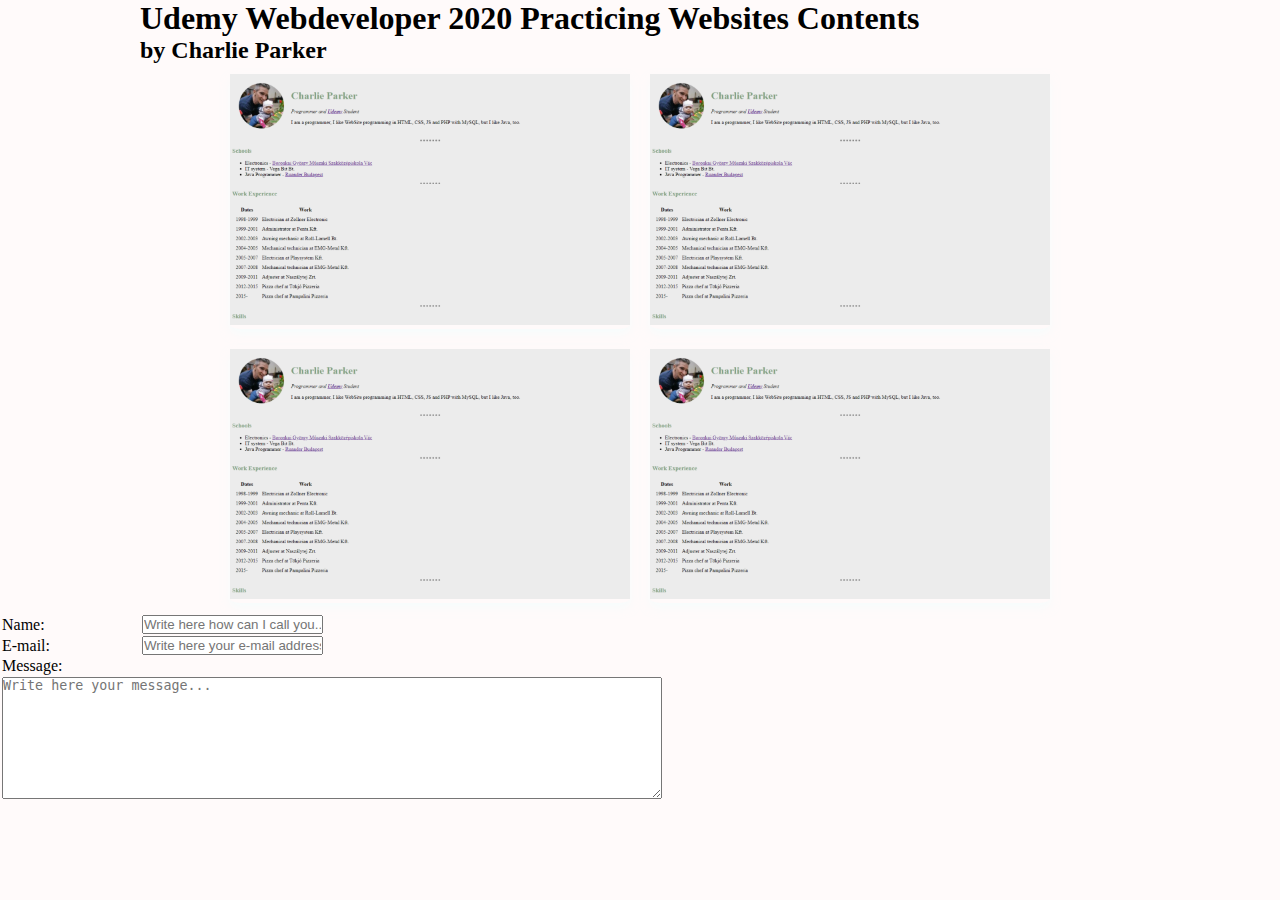
<file: index.html>
<!DOCTYPE html>
<html lang="en">

<head>
  <meta charset="UTF-8">
  <meta name="viewport" content="width=device-width, initial-scale=1.0">
  <meta http-equiv="X-UA-Compatible" content="ie=edge">
  <title>Charlie Parker - Udemy Practicing Websites</title>
  <link rel="stylesheet" href="main.css">
  <link rel="icon" href="favicon.ico">
</head>

<body>
  <div class="wrapper">
    <header>
      <h1>Udemy Webdeveloper 2020 Practicing Websites Contents</h1>
      <h2>by Charlie Parker</h2>
    </header>
    <main>
      <div class="flex-item">
        <a href="Websites/HTML - Personal Site/index.html"><img src="images\HTMLPersonalSiteCV.png" alt="HTMLPersonalSiteCV-image"></a>
      </div>
      <div class="flex-item">
        <a href="Websites/HTML - Personal Site/index.html"><img src="images\HTMLPersonalSiteCV.png" alt="HTMLPersonalSiteCV-image"></a>
      </div>
      <div class="flex-item">
        <a href="Websites/HTML - Personal Site/index.html"><img src="images\HTMLPersonalSiteCV.png" alt="HTMLPersonalSiteCV-image"></a>
      </div>
      <div class="flex-item">
        <a href="Websites/HTML - Personal Site/index.html"><img src="images\HTMLPersonalSiteCV.png" alt="HTMLPersonalSiteCV-image"></a>
      </div>

    </main>
  </div>
  <footer>
    <form class="contact-me-form" action="mailto:ligeti.karoly78@gmail.com" method="post">
      <table>
        <tr>
          <td><label for="name">Name:</label></td>
          <td><input type="text" name="name" value="" id="name" placeholder="Write here how can I call you..."></td>
        </tr>
        <tr>
          <td><label for="email">E-mail:</label></td>
          <td><input type="email" name="email" value="" id="email" placeholder="Write here your e-mail address..."></td>
        </tr>
        <tr>
          <td colspan="2"><label for="message">Message:</label></td>
        </tr>
        <tr>
          <td colspan="2">
            <textarea name="message" rows="8" cols="80" placeholder="Write here your message..."></textarea>
          </td>
        </tr>
      </table>
    </form>
  </footer>
</body>

</html>
</file>
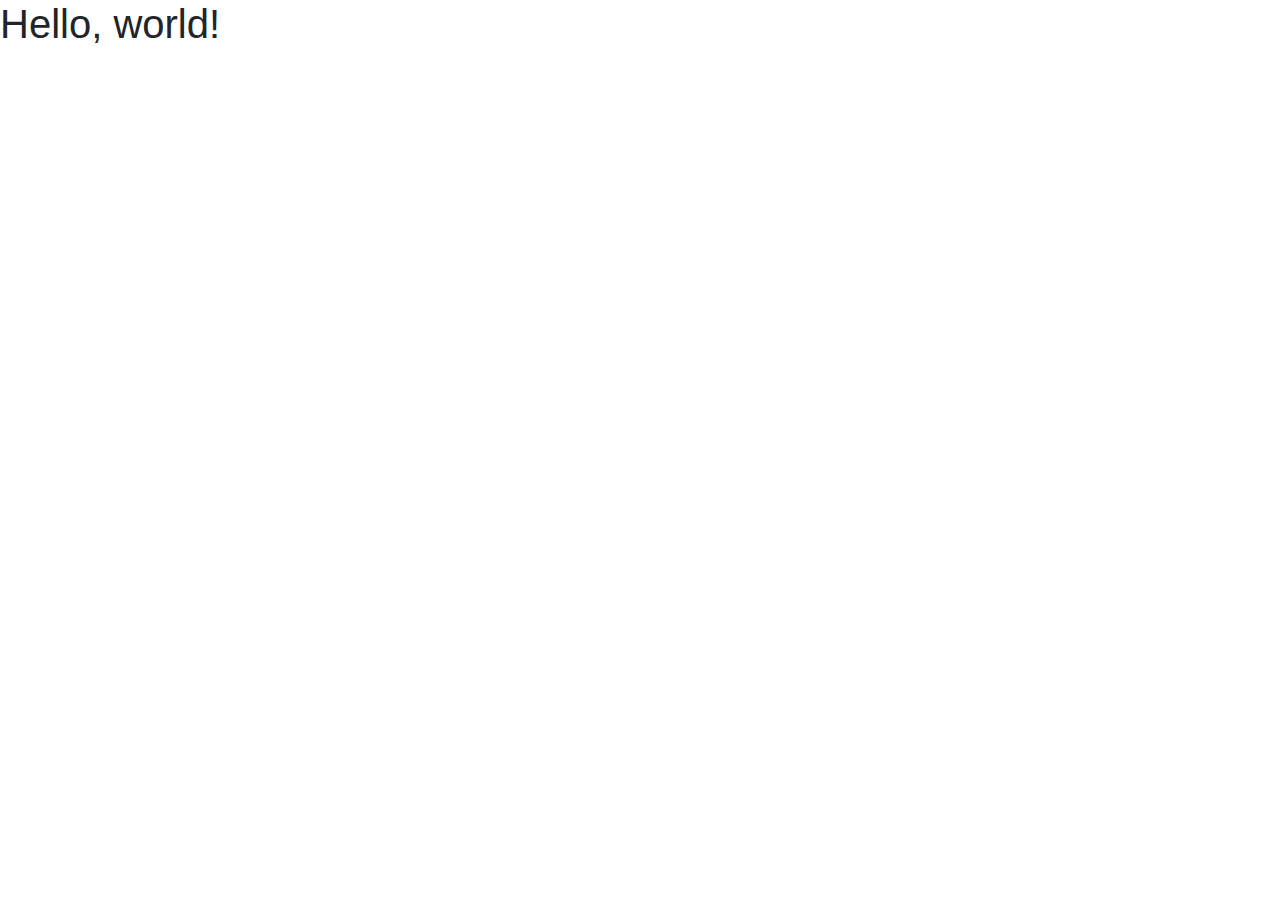
<file: Bootstrap-installation/index.html>
<!doctype html>
<html lang="en">
  <head>
    <!-- Required meta tags -->
    <meta charset="utf-8">
    <meta name="viewport" content="width=device-width, initial-scale=1, shrink-to-fit=no">

    <!-- Bootstrap CSS -->
    <link rel="stylesheet" href="https://stackpath.bootstrapcdn.com/bootstrap/4.4.1/css/bootstrap.min.css" integrity="sha384-Vkoo8x4CGsO3+Hhxv8T/Q5PaXtkKtu6ug5TOeNV6gBiFeWPGFN9MuhOf23Q9Ifjh" crossorigin="anonymous">

    <title>Hello, world!</title>
  </head>
  <body>
    <h1>Hello, world!</h1>

    <!-- Optional JavaScript -->
    <!-- jQuery first, then Popper.js, then Bootstrap JS -->
    <script src="https://code.jquery.com/jquery-3.4.1.slim.min.js" integrity="sha384-J6qa4849blE2+poT4WnyKhv5vZF5SrPo0iEjwBvKU7imGFAV0wwj1yYfoRSJoZ+n" crossorigin="anonymous"></script>
    <script src="https://cdn.jsdelivr.net/npm/popper.js@1.16.0/dist/umd/popper.min.js" integrity="sha384-Q6E9RHvbIyZFJoft+2mJbHaEWldlvI9IOYy5n3zV9zzTtmI3UksdQRVvoxMfooAo" crossorigin="anonymous"></script>
    <script src="https://stackpath.bootstrapcdn.com/bootstrap/4.4.1/js/bootstrap.min.js" integrity="sha384-wfSDF2E50Y2D1uUdj0O3uMBJnjuUD4Ih7YwaYd1iqfktj0Uod8GCExl3Og8ifwB6" crossorigin="anonymous"></script>
  </body>
</html>
</file>
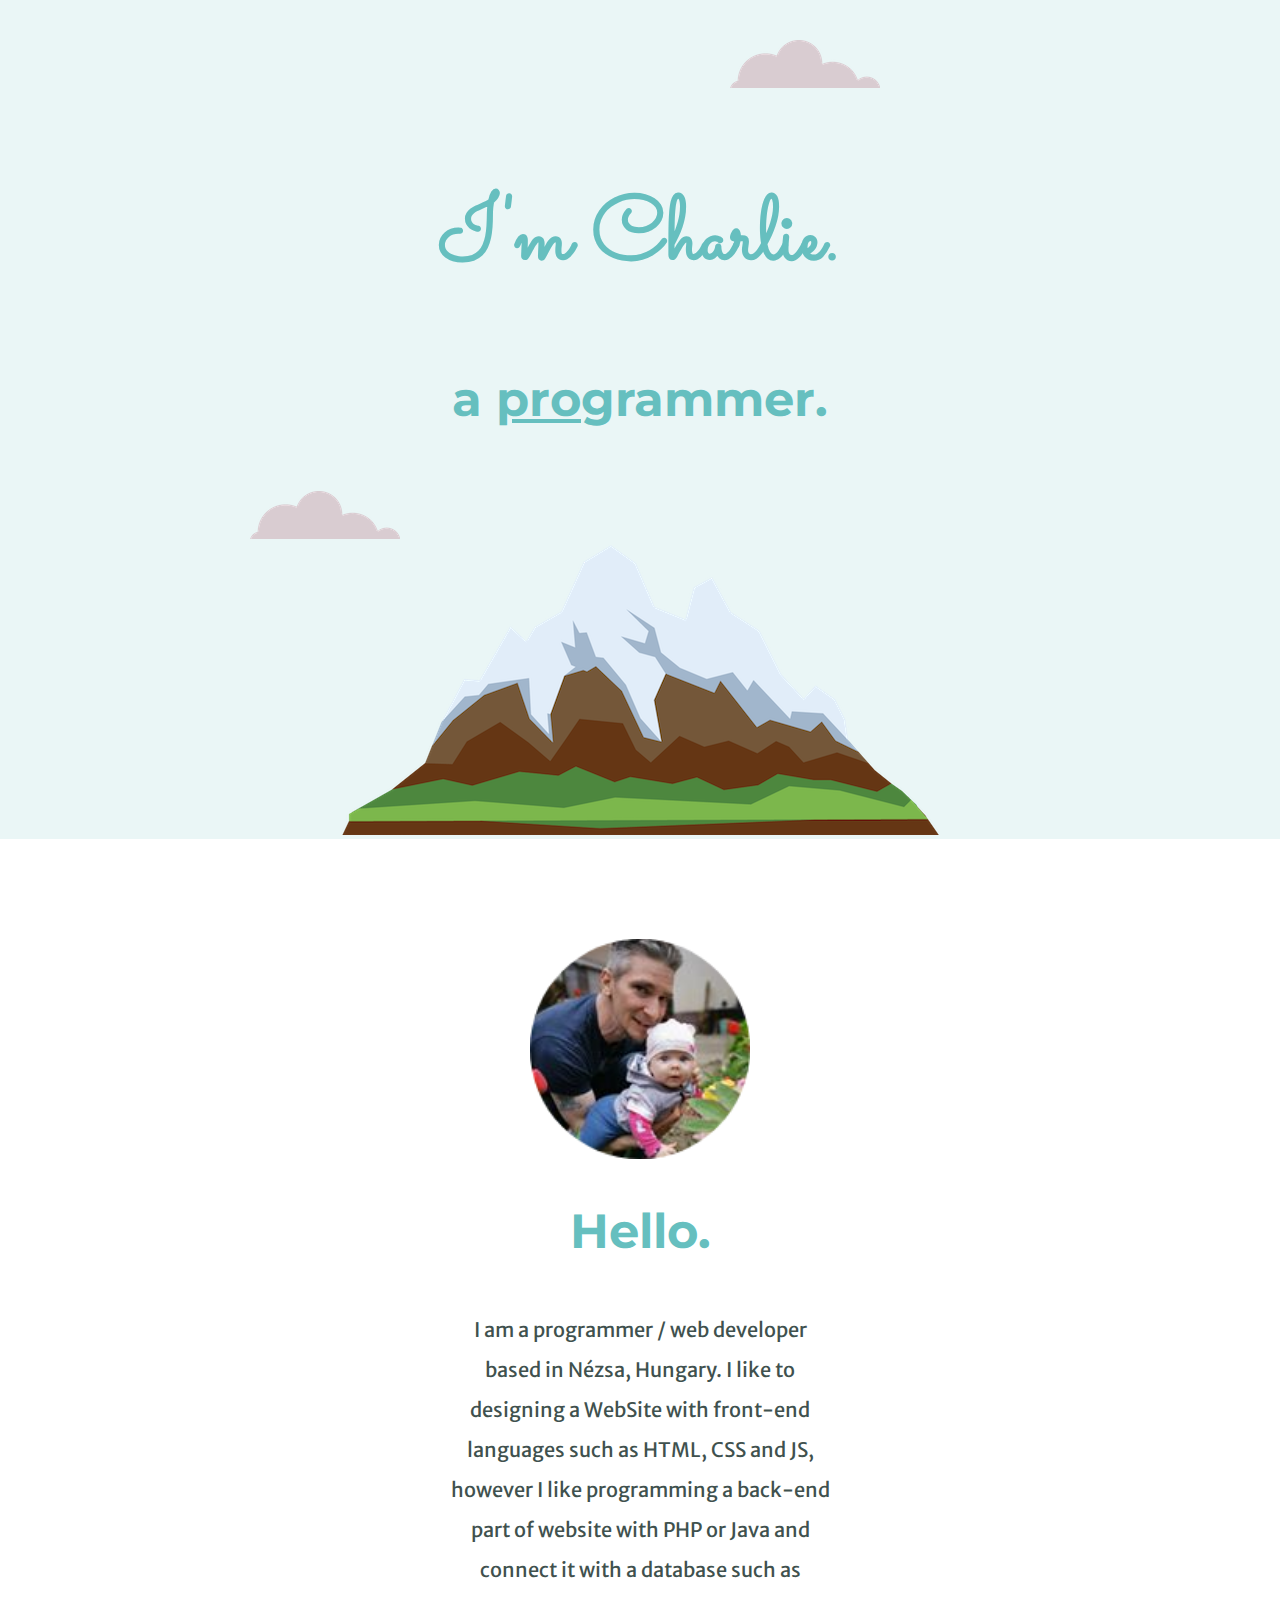
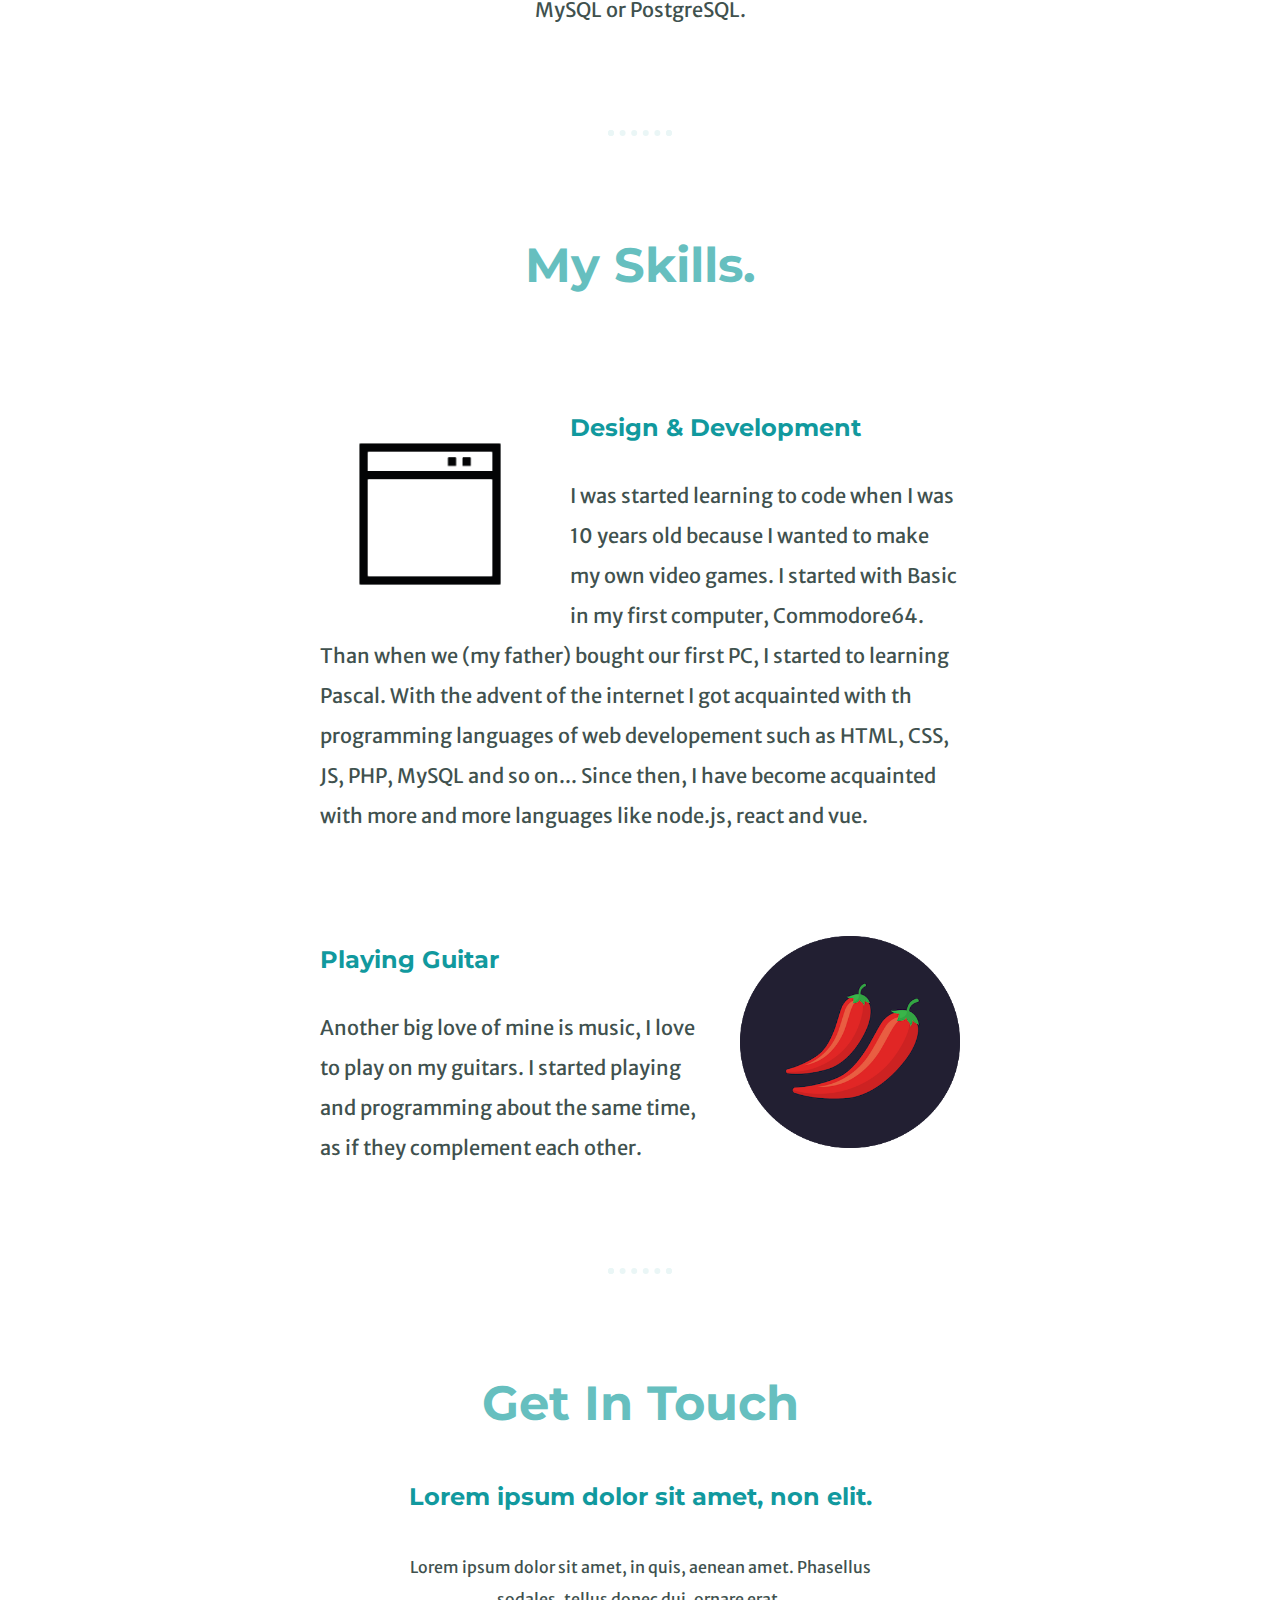
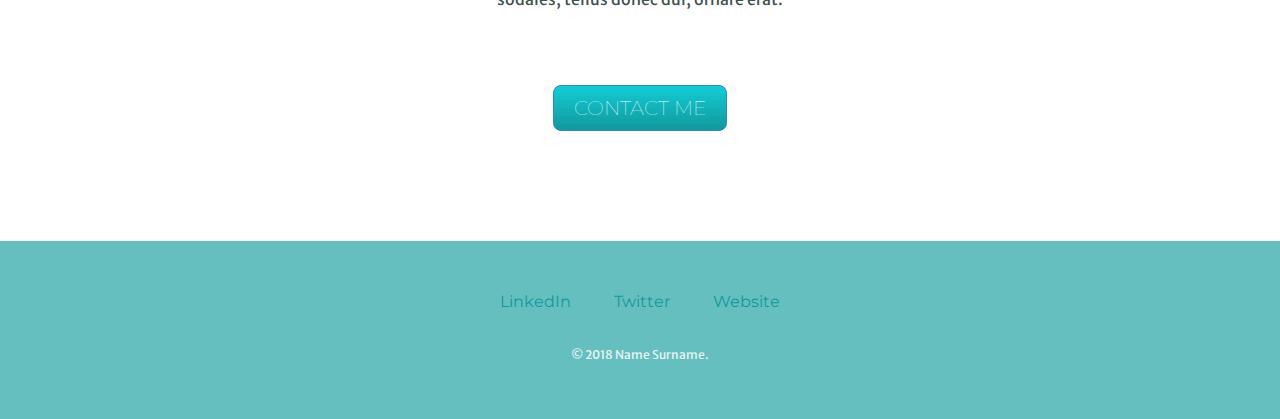
<file: CSS - My Site/index.html>
<!DOCTYPE html>
<html lang="en" dir="ltr">

<head>
  <meta charset="utf-8">
  <title>Charlie Parker CV Site</title>
  <link rel="stylesheet" type="text/css" href="css/styles.css">
  <link rel="icon" href="favicon.ico">
  <link href="https://fonts.googleapis.com/css?family=Merriweather+Sans|Montserrat|Sacramento&display=swap" rel="stylesheet">
</head>


<body>
  <div class="top-container">
    <img class="top-cloud" src="images\cloud.png" alt="cloud-image">
    <h1>I'm Charlie.</h1>
    <h2>a <span class="pro">pro</span>grammer.</h2>
    <img class="bottom-cloud" src="images\cloud.png" alt="cloud-image">
    <img src="images\mountain.png" alt="mountain-image">
  </div>


  <div class="middle-container">
    <div class="profile">
      <img src="images\profile_picture.png" alt="profile-picture">
      <h2>Hello.</h2>
      <p class="intro">I am a programmer / web developer based in Nézsa, Hungary. I like to designing a WebSite with front-end languages such as HTML, CSS and JS, however I like programming a back-end part of website with PHP or Java and connect it with a database such as MySQL or PostgreSQL.</p>
    </div>
    <hr>
    <div class="skills">
      <h2>My Skills.</h2>
      <div class="skill-row">
        <img class="code-image" src="images\coding.gif" alt="coding-image">
        <h3>Design & Development</h3>
        <p>I was started learning to code when I was 10 years old because I wanted to make my own video games. I started with Basic in my first computer, Commodore64. Than when we (my father) bought our first PC, I started to learning Pascal. With the advent of the internet I got acquainted with th programming languages of web developement such as HTML, CSS, JS, PHP, MySQL and so on... Since then, I have become acquainted with more and more languages like node.js, react and vue.</p>
      </div>
      <div class="skill-row">
        <img class="chilli-image" src="images\chillies.png" alt="chilli-image">
        <h3>Playing Guitar</h3>
        <p>Another big love of mine is music, I love to play on my guitars. I started playing and programming about the same time, as if they complement each other.</p>
      </div>
    </div>
    <hr>
    <div class="contact-me">
      <h2>Get In Touch</h2>
      <h3>Lorem ipsum dolor sit amet, non elit.</h3>
      <p class="contact-message">Lorem ipsum dolor sit amet, in quis, aenean amet. Phasellus sodales, tellus donec dui, ornare erat.</p>
      <a class="button-contactme" href="mailto:name@email.com">CONTACT ME</a>
    </div>
  </div>


  <div class="bottom-container">
    <a class="footer-link" href="https://www.linkedin.com/">LinkedIn</a>
    <a class="footer-link" href="https://twitter.com/">Twitter</a>
    <a class="footer-link" href="https://www.appbrewery.co/">Website</a>
    <p class="copyright">© 2018 Name Surname.</p>
  </div>
</body>

</html>
</file>
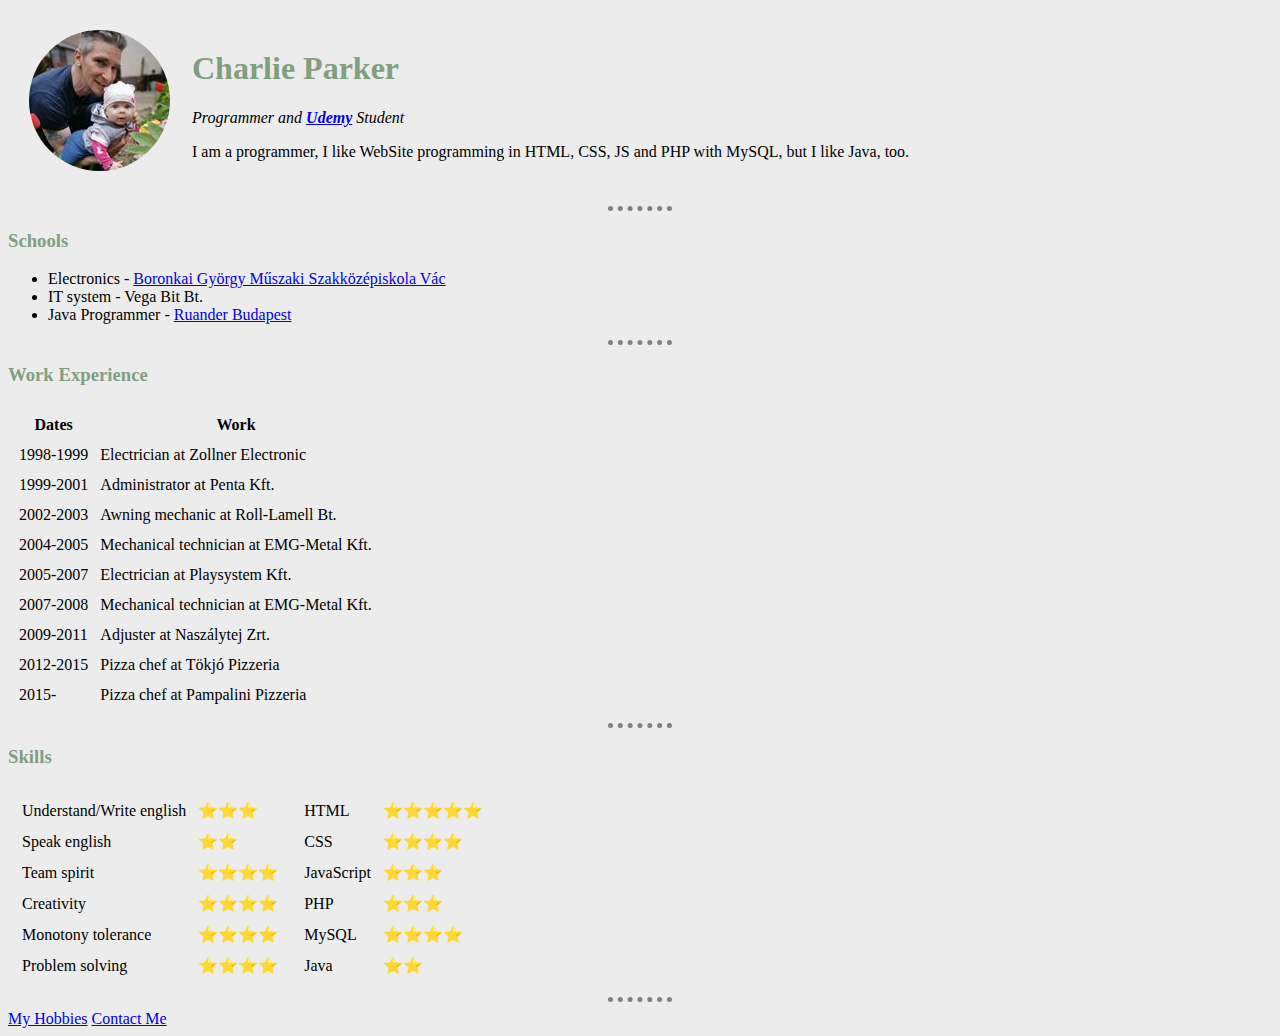
<file: HTML - Personal Site/index.html>
<!DOCTYPE html>
<html lang="en">

<head>
  <meta charset="utf-8">
  <meta name="viewport" content="width=device-width, initial-scale=1.0">
  <meta http-equiv="X-UA-Compatible" content="ie=edge">
  <title>© Charlie's Personal Site</title>
  <link rel="stylesheet" href="css/styles.css">
</head>

<body>
  <table cellspacing="20">
    <tr>
      <td><img src="images/profile_picture.png" alt="Charlie profile picture"></td>
      <td>
        <h1>Charlie Parker</h1>
        <p><em>Programmer and <strong><a href="https://www.udemy.com/">Udemy</a></strong> Student</em></p>
        <p>I am a programmer, I like WebSite programming in HTML, CSS, JS and PHP with MySQL, but I like Java, too.</p>
      </td>
    </tr>
  </table>
  <hr>
  <h3>Schools</h3>
  <ul>
    <li>Electronics - <a href="http://boronkay.vac.hu/">Boronkai György Műszaki Szakközépiskola Vác</a></li>
    <li>IT system - Vega Bit Bt.</li>
    <li>Java Programmer - <a href="https://www.ruander.hu/">Ruander Budapest</a></li>
  </ul>
  <hr>
  <h3>Work Experience</h3>
  <table cellspacing="10">
    <tr>
      <th>Dates</th>
      <th>Work</th>
    </tr>
    <tr>
      <td>1998-1999</td>
      <td>Electrician at Zollner Electronic</td>
    </tr>
    <tr>
      <td>1999-2001</td>
      <td>Administrator at Penta Kft.</td>
    </tr>
    <tr>
      <td>2002-2003</td>
      <td>Awning mechanic at Roll-Lamell Bt.</td>
    </tr>
    <tr>
      <td>2004-2005</td>
      <td>Mechanical technician at EMG-Metal Kft.</td>
    </tr>
    <tr>
      <td>2005-2007</td>
      <td>Electrician at Playsystem Kft.</td>
    </tr>
    <tr>
      <td>2007-2008</td>
      <td>Mechanical technician at EMG-Metal Kft.</td>
    </tr>
    <tr>
      <td>2009-2011</td>
      <td>Adjuster at Naszálytej Zrt.</td>
    </tr>
    <tr>
      <td>2012-2015</td>
      <td>Pizza chef at Tökjó Pizzeria</td>
    </tr>
    <tr>
      <td>2015-</td>
      <td>Pizza chef at Pampalini Pizzeria</td>
    </tr>
  </table>
  <hr>
  <h3>Skills</h3>
  <table>
    <tr>
      <td>
        <table cellspacing="10">
          <tr>
            <td>Understand/Write english</td>
            <td>⭐⭐⭐</td>
          </tr>
          <tr>
            <td>Speak english</td>
            <td>⭐⭐</td>
          </tr>
          <tr>
            <td>Team spirit</td>
            <td>⭐⭐⭐⭐</td>
          </tr>
          <tr>
            <td>Creativity</td>
            <td>⭐⭐⭐⭐</td>
          </tr>
          <tr>
            <td>Monotony tolerance</td>
            <td>⭐⭐⭐⭐</td>
          </tr>
          <tr>
            <td>Problem solving</td>
            <td>⭐⭐⭐⭐</td>
          </tr>
        </table>
      </td>
      <td>
        <table cellspacing="10">
          <tr>
            <td>HTML</td>
            <td>⭐⭐⭐⭐⭐</td>
          </tr>
          <tr>
            <td>CSS</td>
            <td>⭐⭐⭐⭐</td>
          </tr>
          <tr>
            <td>JavaScript</td>
            <td>⭐⭐⭐</td>
          </tr>
          <tr>
            <td>PHP</td>
            <td>⭐⭐⭐</td>
          </tr>
          <tr>
            <td>MySQL</td>
            <td>⭐⭐⭐⭐</td>
          </tr>
          <tr>
            <td>Java</td>
            <td>⭐⭐</td>
          </tr>
        </table>
      </td>
    </tr>
  </table>
  <hr>
  <a href="hobbies.html">My Hobbies</a>
  <a href="contact-me.html">Contact Me</a>
</body>

</html>
</file>
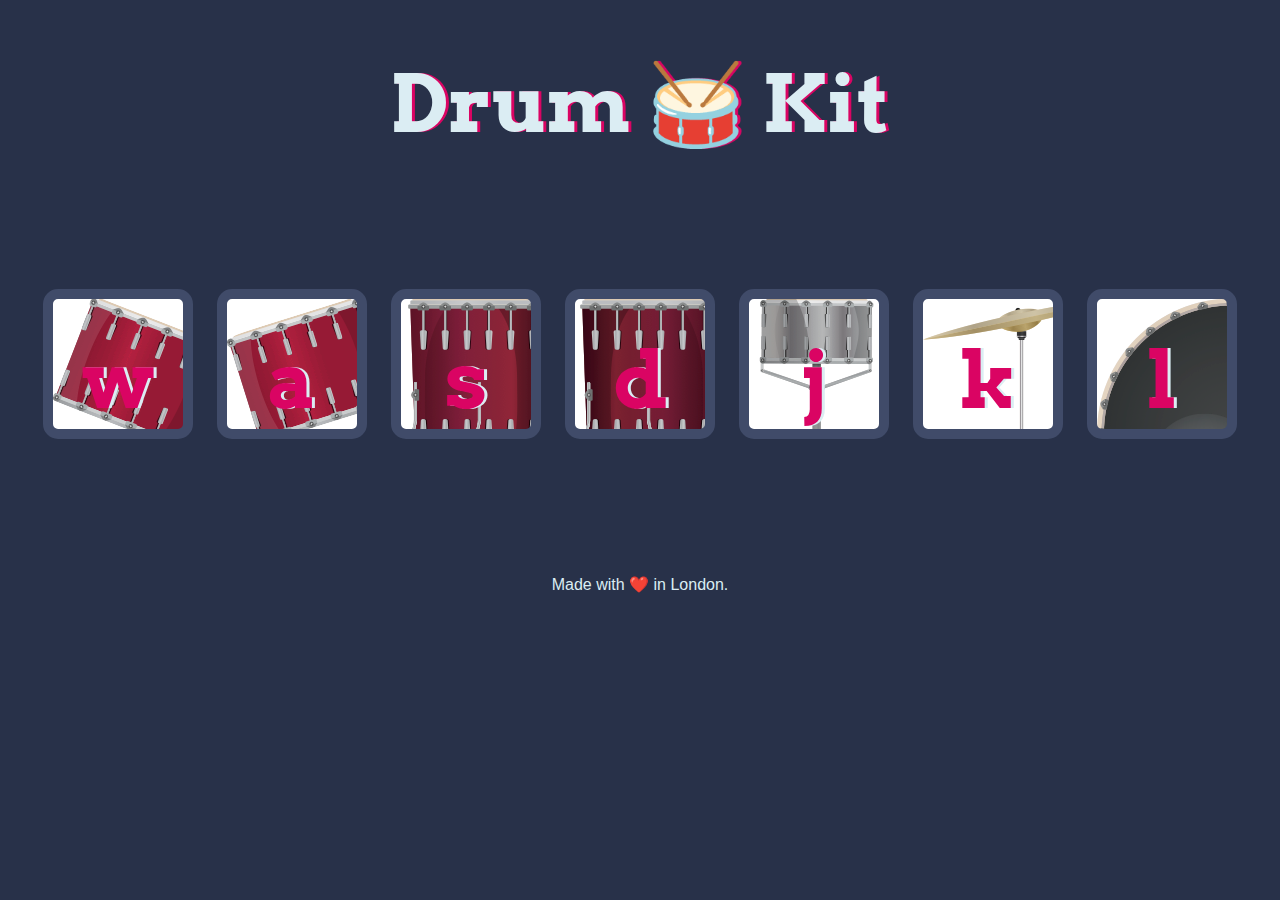
<file: Websites/Drum Kit Completed/index.html>
<!DOCTYPE html>
<html lang="en" dir="ltr">

<head>
  <meta charset="utf-8">
  <title>Drum Kit</title>
  <link rel="stylesheet" href="styles.css">
  <link href="https://fonts.googleapis.com/css?family=Arvo" rel="stylesheet">
</head>

<body>
  <h1 id="title">Drum 🥁 Kit</h1>
  <div class="set">
    <button class="w drum">w</button>
    <button class="a drum">a</button>
    <button class="s drum">s</button>
    <button class="d drum">d</button>
    <button class="j drum">j</button>
    <button class="k drum">k</button>
    <button class="l drum">l</button>
  </div>


<script src="index.js" charset="utf-8"></script>

<footer>
  Made with ❤️ in London.
</footer>
</body>
</html>
</file>
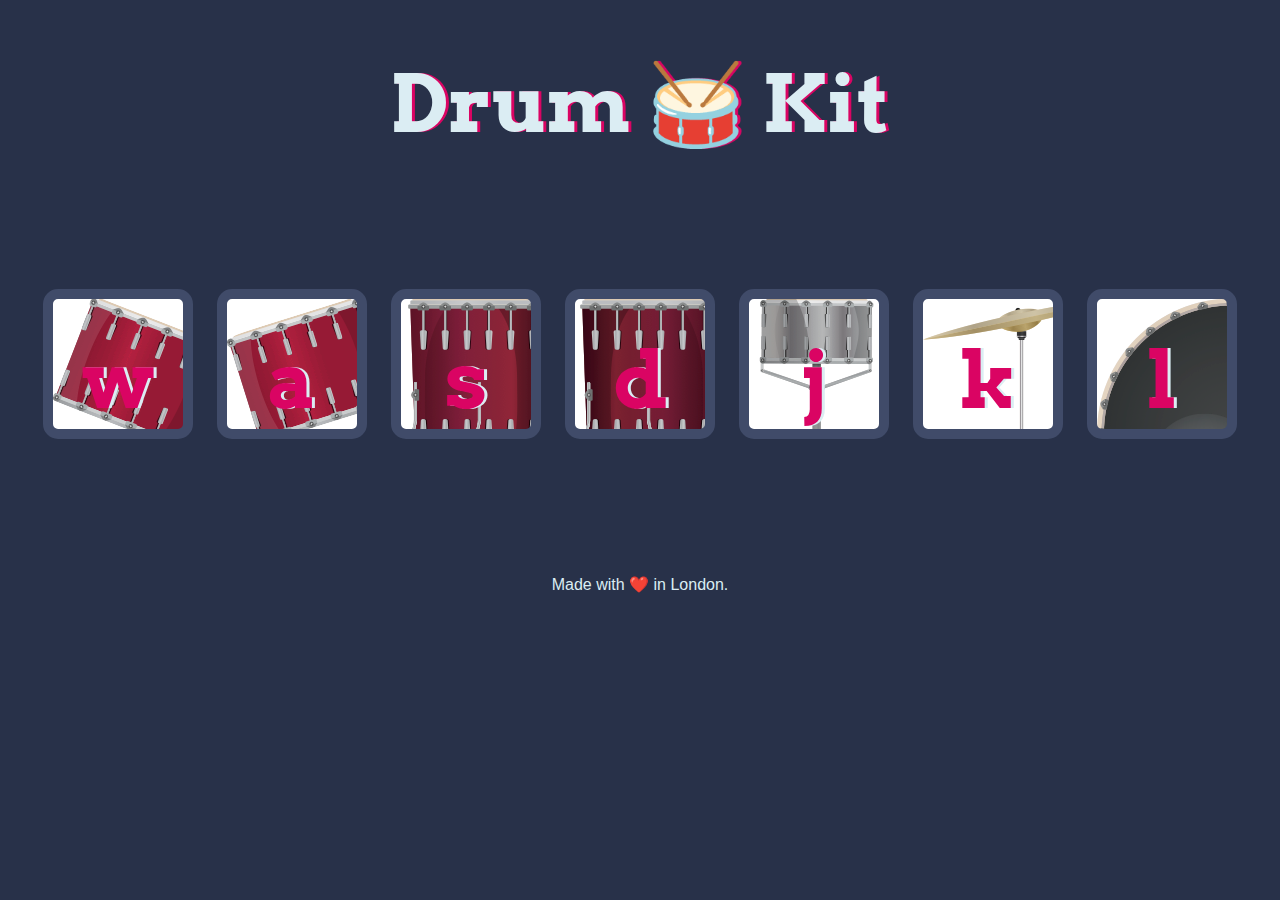
<file: Websites/Drum Kit Starting Files/index.html>
<!DOCTYPE html>
<html lang="en" dir="ltr">

<head>
  <meta charset="utf-8">
  <title>Drum Kit</title>
  <link rel="stylesheet" href="styles.css">
  <link href="https://fonts.googleapis.com/css?family=Arvo" rel="stylesheet">
</head>

<body>

  <h1 id="title">Drum 🥁 Kit</h1>
  <div class="set">
    <button class="w drum">w</button>
    <button class="a drum">a</button>
    <button class="s drum">s</button>
    <button class="d drum">d</button>
    <button class="j drum">j</button>
    <button class="k drum">k</button>
    <button class="l drum">l</button>
  </div>


  <footer>
    Made with ❤️ in London.
  </footer>

  <script src="index.js" charset="utf-8"></script>
</body>

</html>
</file>
<file: main.css>
* {
  box-sizing: border-box;
  margin: 0;
  padding: 0;
}

body {
  background-color: snow;
}

.wrapper {
  max-width: 1000px;
  margin: 0 auto;
  width: 95%;
}

main {
  display: flex;
  flex-flow: row wrap;
  justify-content: center;
}

.flex-item {
  margin: 10px;
  border-radius: 10px/5px;
  box-shadow: 0 5px 10px rgba(240, 255, 255, 0.5);
}

.flex-item a {
  display: inline-block;
  width: 100%;
}

.flex-item img {
  width: 400px;
}
</file>
<file: CSS - My Site/css/styles.css>
body {
  margin: 0;
  text-align: center;
  font-family: 'Merriweather Sans', sans-serif;
  color: #40514e;
}

h1 {
  color: #66BFBF;
  margin: 50px auto 0;
  font-family: 'Sacramento', cursive;
  font-size: 5.625rem;
  line-height: 2;
}

h2 {
  color: #66BFBF;
  font-weight: bolder;
  font-family: 'Montserrat', sans-serif;
  font-size: 3rem;
  padding-bottom: 10px;
}

h3 {
  color: #11999e;
  font-family: 'Montserrat', sans-serif;
  font-weight: bolder;
  font-size: 1.5rem;
}

p {
  line-height: 2;
}

hr {
  border: 6px dotted #eaf6f6;
  border-bottom: none;
  width: 4%;
  margin: 100px auto;
}

a {
  color: #11999e;
  font-family: 'Montserrat', sans-serif;
  margin: 10px 20px;
  text-decoration: none;
}

a:hover {
  color: #eaf6f6;
  text-decoration: underline;
}

.intro {
  width: 30%;
  margin: auto;
  line-height: 2;
  font-size: 1.25rem;
}

.skills p {
  width: 100%;
  margin: 0 auto;
  font-size: 1.25rem;
}

.pro {
  text-decoration: underline;
}

.top-container {
  background-color: #eaf6f6;
  position: relative;
  padding-top: 100px;
}

.middle-container {
  margin: 100px 0;
}

.middle-container img {
  min-width: 220px;
}

.bottom-container {
  background-color: #66bfbf;
  padding: 50px 0 20px;
}

.skill-row {
  width: 50%;
  margin: 100px auto;
  text-align: left;
  line-height: 2;
}

.code-image {
  width: 25%;
  float: left;
  margin-right: 30px;
}

.chilli-image {
  width: 25%;
  float: right;
  margin-left: 30px;
  margin-bottom: 30px;
}

.top-cloud {
  position: absolute;
  top: 40px;
  right: 400px;
}

.bottom-cloud {
  position: absolute;
  bottom: 300px;
  left: 250px;
}

.contact-message {
  width: 40%;
  margin: 40px auto 60px;
}

.button-contactme {
  background: #3D94F6;
  background-image: -webkit-linear-gradient(top, #11cdd4, #11999e);
  background-image: -webkit-gradient(linear, #11cdd4, #11999e);
  background-image: -moz-linear-gradient(top, #11cdd4, #11999e);
  background-image: -ms-linear-gradient(top, #11cdd4, #11999e);
  background-image: -o-linear-gradient(top, #11cdd4, #11999e);
  background-image: linear-gradient(to bottom, #11cdd4, #11999e);
  -webkit-border-radius: 8px;
  -moz-border-radius: 8px;
  border-radius: 8px;
  color: #FFFFFF;
  font-family: 'Montserrat', sans-serif;
  font-size: 20px;
  font-weight: 100;
  padding: 10px 20px;
  /* -webkit-box-shadow: 0 1px 3px 0 #666666;
  -moz-box-shadow: 0 1px 3px 0 #666666;
  box-shadow: 0 1px 3px 0 #666666; */
  /* text-shadow: 1px 1px 3px #666666; */
  border: solid #337FED 1px;
  text-decoration: none;
  display: inline-block;
  cursor: pointer;
  text-align: center;
}

.button-contactme:hover {
  border: solid #337FED 1px;
  background: #1E62D0;
  background-image: -webkit-linear-gradient(top, #30e3cb, #2bc4ad);
  background-image: -webkit-gradient(linear, #30e3cb, #2bc4ad);
  background-image: -moz-linear-gradient(top, #30e3cb, #2bc4ad);
  background-image: -ms-linear-gradient(top, #30e3cb, #2bc4ad);
  background-image: -o-linear-gradient(top, #30e3cb, #2bc4ad);
  background-image: linear-gradient(to bottom, #30e3cb, #2bc4ad);
  -webkit-border-radius: 8px;
  -moz-border-radius: 8px;
  border-radius: 8px;
  text-decoration: none;
}

.copyright {
  color: #eaf6f6;
  font-size: 0.75rem;
  padding: 20px 0;
}
</file>
<file: HTML - Personal Site/css/styles.css>
body {
  background-color: #ececec;
}
hr {
  border-style: dotted none none;
  border-color: grey;
  border-width: thick;
  width: 5%;
}

h1, h3 {
  color: #819f7f;
}
</file>
<file: Websites/Drum Kit Completed/styles.css>
body {
  text-align: center;
  background-color: #283149;
}

h1 {
  font-size: 5rem;
  color: #DBEDF3;
  font-family: "Arvo", cursive;
  text-shadow: 3px 0 #DA0463;

}

footer {
  color: #DBEDF3;
  font-family: sans-serif;
}

.w {
  background-image: url("images/tom1.png");
}

.a {
  background-image: url("images/tom2.png");
}

.s {
  background-image: url("images/tom3.png");
}

.d {
  background-image: url("images/tom4.png");
}

.j {
  background-image: url("images/snare.png");
}

.k {
  background-image: url("images/crash.png");
}

.l {
  background-image: url("images/kick.png");
}

.set {
  margin: 10% auto;
}

.pressed {
  box-shadow: 0 3px 4px 0 #DBEDF3;
  opacity: 0.5;
}

.red {
  color: red;
}

.drum {
  outline: none;
  border: 10px solid #404B69;
  font-size: 5rem;
  font-family: 'Arvo', cursive;
  line-height: 2;
  font-weight: 900;
  color: #DA0463;
  text-shadow: 3px 0 #DBEDF3;
  border-radius: 15px;
  display: inline-block;
  width: 150px;
  height: 150px;
  text-align: center;
  margin: 10px;
  background-color: white;
}
</file>
<file: Websites/Drum Kit Starting Files/styles.css>
body {
  text-align: center;
  background-color: #283149;
}

h1 {
  font-size: 5rem;
  color: #DBEDF3;
  font-family: "Arvo", cursive;
  text-shadow: 3px 0 #DA0463;
}

footer {
  color: #DBEDF3;
  font-family: sans-serif;
}

.w {
  background-image: url('images/tom1.png');
}

.a {
  background-image: url('images/tom2.png');
}

.s {
  background-image: url('images/tom3.png');
}

.d {
  background-image: url('images/tom4.png');
}

.j {
  background-image: url('images/snare.png');
}

.k {
  background-image: url('images/crash.png');
}

.l {
  background-image: url('images/kick.png');
}

.set {
  margin: 10% auto;
}

.game-over {
  background-color: red;
  opacity: 0.8;
}

.pressed {
  box-shadow: 0 3px 4px 0 #DBEDF3;
  opacity: 0.5;
}

.red {
  color: red;
}

.drum {
  outline: none;
  border: 10px solid #404B69;
  font-size: 5rem;
  font-family: 'Arvo', cursive;
  line-height: 2;
  font-weight: 900;
  color: #DA0463;
  text-shadow: 3px 0 #DBEDF3;
  border-radius: 15px;
  display: inline-block;
  width: 150px;
  height: 150px;
  text-align: center;
  margin: 10px;
  background-color: white;
}
</file>
